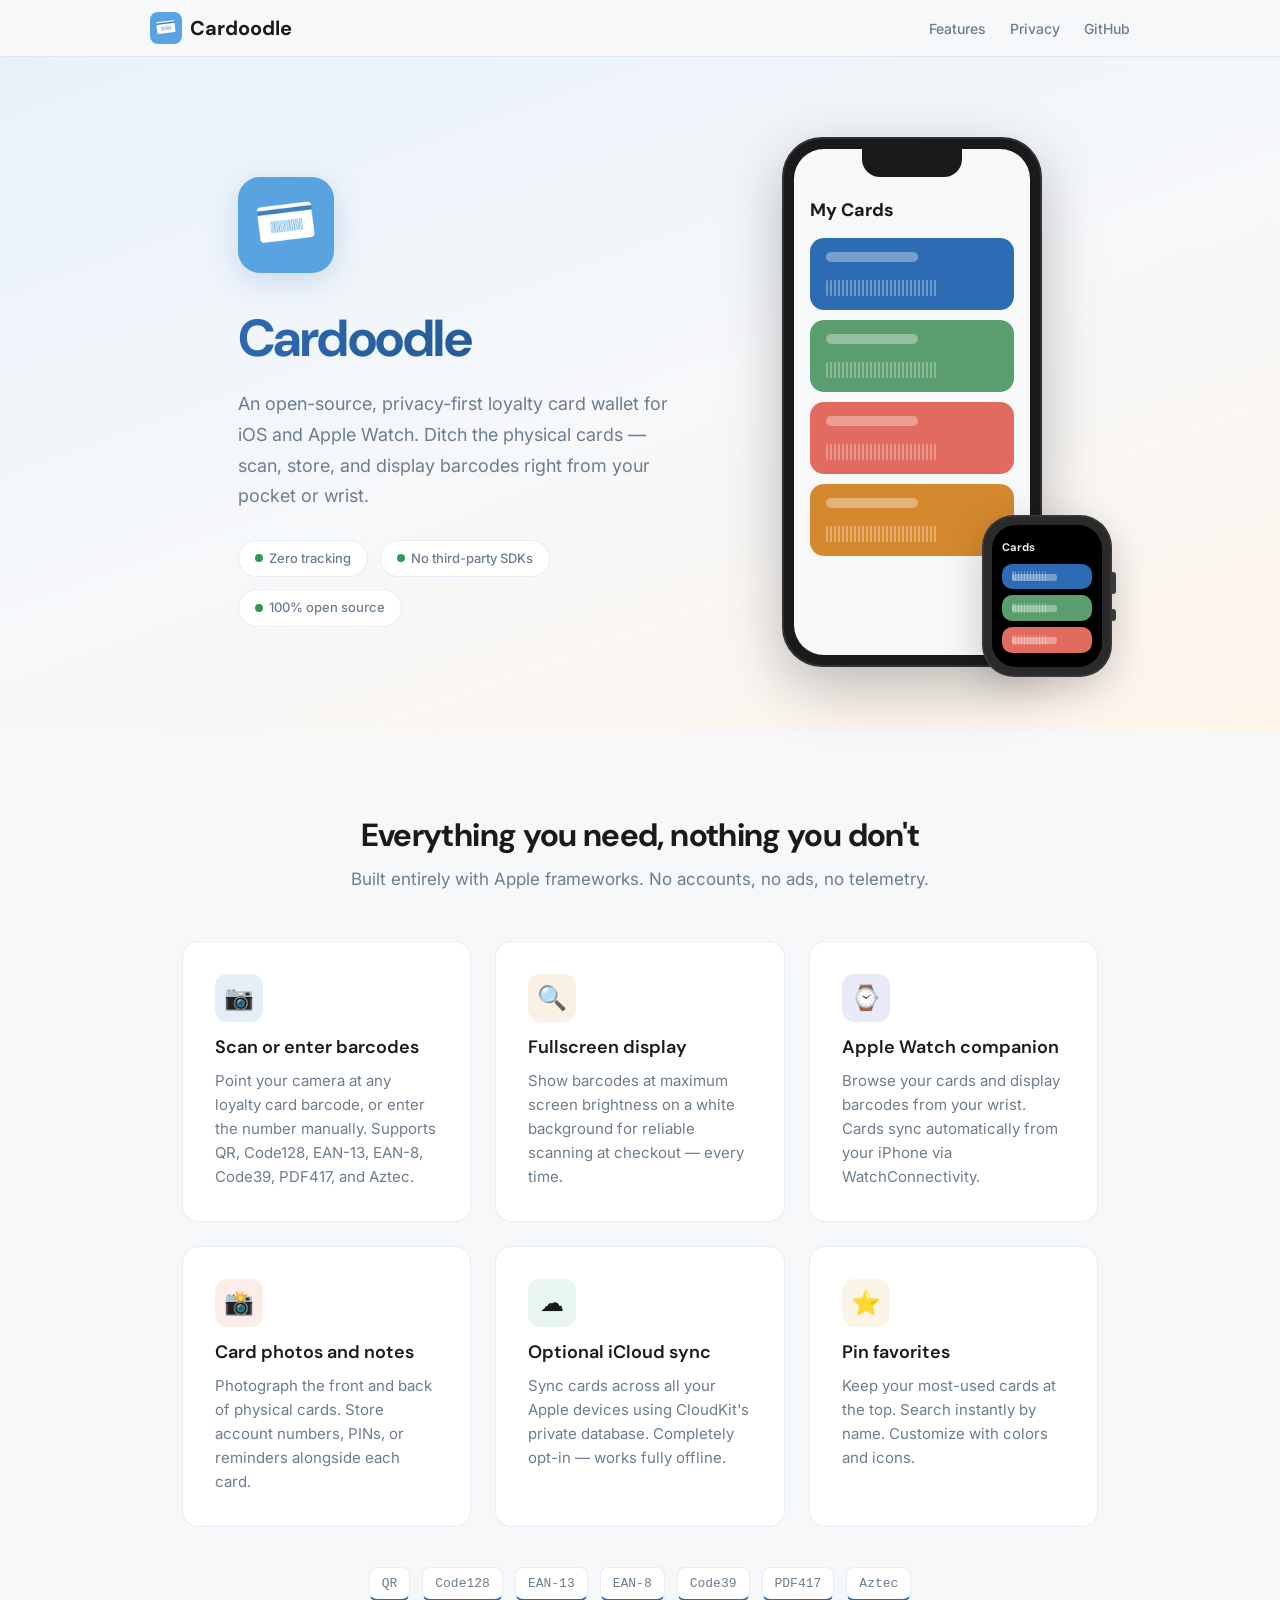
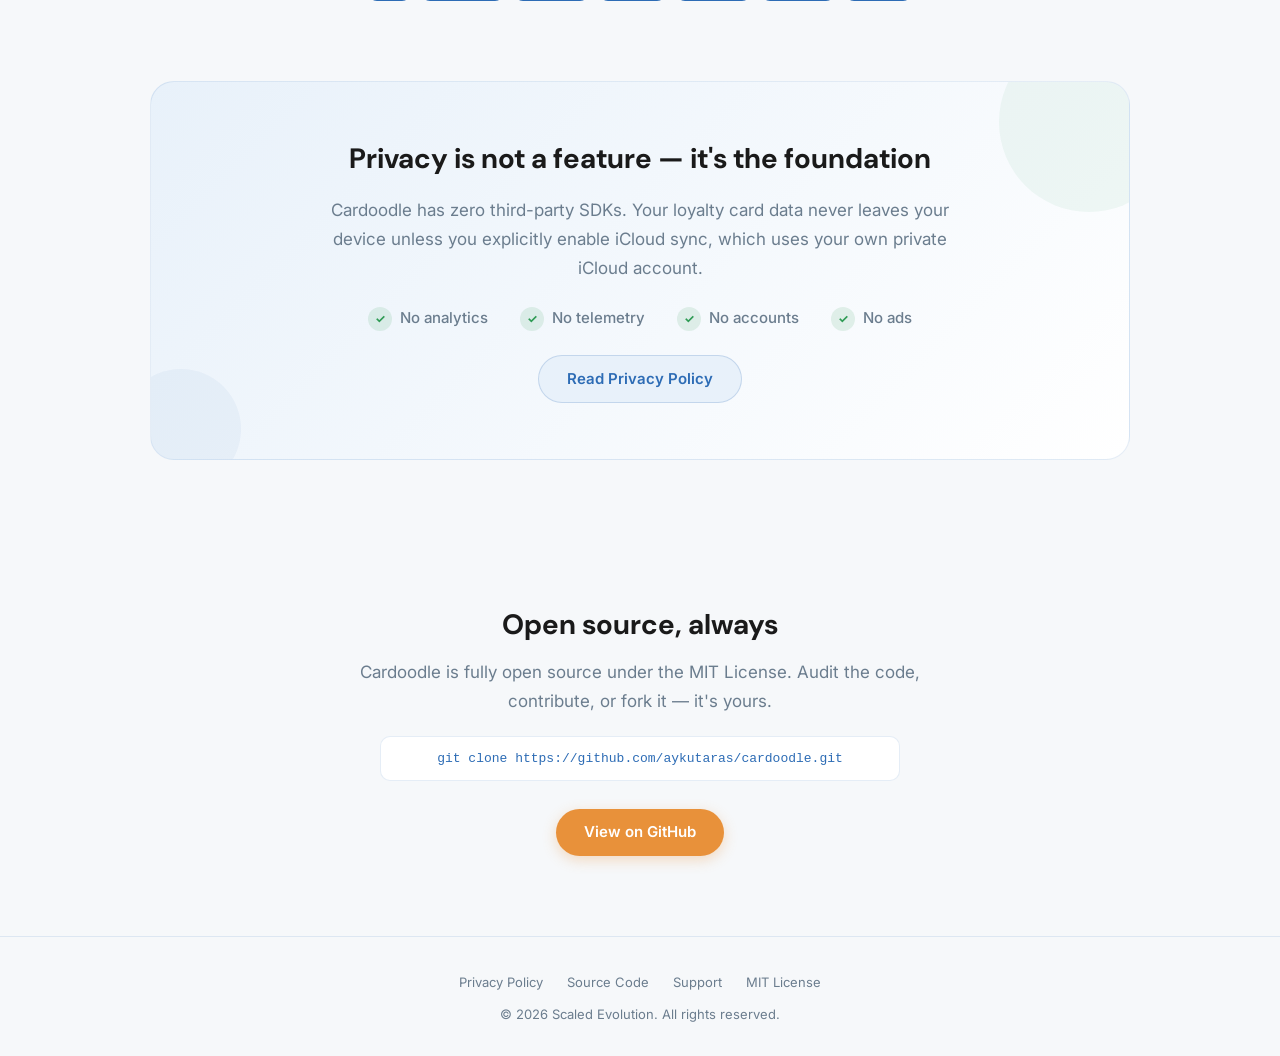
<file: index.html>
<!DOCTYPE html>
<html lang="en">
<head>
  <meta charset="UTF-8">
  <meta name="viewport" content="width=device-width, initial-scale=1.0">
  <title>Cardoodle — Privacy-First Loyalty Card Wallet</title>
  <meta name="description" content="An open-source, privacy-first loyalty card wallet for iOS and Apple Watch. Store, display, and manage loyalty card barcodes with zero tracking.">
  <meta property="og:title" content="Cardoodle — Privacy-First Loyalty Card Wallet">
  <meta property="og:description" content="An open-source, privacy-first loyalty card wallet for iOS and Apple Watch.">
  <meta property="og:type" content="website">
  <meta property="og:url" content="https://cardoodle.net">
  <link rel="preconnect" href="https://fonts.googleapis.com">
  <link rel="preconnect" href="https://fonts.gstatic.com" crossorigin>
  <link href="https://fonts.googleapis.com/css2?family=DM+Sans:wght@500;700&family=Inter:wght@400;500;600&display=swap" rel="stylesheet">
  <link rel="stylesheet" href="style.css">
</head>
<body>

  <nav class="nav">
    <div class="nav-inner">
      <a href="./" class="nav-brand">
        <img src="img/cardoodle.png" alt="" class="nav-logo" width="32" height="32">
        Cardoodle
      </a>
      <ul class="nav-links">
        <li><a href="#features">Features</a></li>
        <li><a href="#privacy">Privacy</a></li>
        <li><a href="https://github.com/aykutaras/cardoodle">GitHub</a></li>
      </ul>
    </div>
  </nav>

  <section class="hero">
    <div class="hero-content">
      <img src="img/cardoodle.png" alt="Cardoodle app icon" class="hero-icon" width="96" height="96">
      <h1>Cardoodle</h1>
      <p class="tagline">
        An open-source, privacy-first loyalty card wallet for iOS and Apple Watch.
        Ditch the physical cards — scan, store, and display barcodes right from your pocket or wrist.
      </p>
      <div class="badge-row">
        <span class="badge"><span class="badge-dot"></span> Zero tracking</span>
        <span class="badge"><span class="badge-dot"></span> No third-party SDKs</span>
        <span class="badge"><span class="badge-dot"></span> 100% open source</span>
      </div>
    </div>

    <div class="hero-devices">
      <div class="device-iphone">
        <div class="device-frame">
          <div class="device-notch"></div>
          <div class="device-screen">
            <div class="screen-placeholder">
              <span class="screen-header">My Cards</span>
              <div class="placeholder-card" style="--card-color: #2D6CB5"></div>
              <div class="placeholder-card" style="--card-color: #5A9E6F"></div>
              <div class="placeholder-card" style="--card-color: #E06B5E"></div>
              <div class="placeholder-card" style="--card-color: #D4892E"></div>
            </div>
          </div>
        </div>
      </div>
      <div class="device-watch">
        <div class="watch-frame">
          <div class="watch-crown"></div>
          <div class="watch-button"></div>
          <div class="watch-screen">
            <span class="watch-screen-header">Cards</span>
            <div class="placeholder-card-sm" style="--card-color: #2D6CB5"></div>
            <div class="placeholder-card-sm" style="--card-color: #5A9E6F"></div>
            <div class="placeholder-card-sm" style="--card-color: #E06B5E"></div>
          </div>
        </div>
      </div>
    </div>
  </section>

  <section class="section" id="features">
    <h2 class="section-title">Everything you need, nothing you don't</h2>
    <p class="section-subtitle">Built entirely with Apple frameworks. No accounts, no ads, no telemetry.</p>

    <div class="features-grid">
      <div class="feature-card">
        <div class="feature-icon-wrap" style="--icon-color: #2D6CB5">
          <span class="feature-icon" aria-hidden="true">&#x1F4F7;</span>
        </div>
        <h3>Scan or enter barcodes</h3>
        <p>Point your camera at any loyalty card barcode, or enter the number manually. Supports QR, Code128, EAN-13, EAN-8, Code39, PDF417, and Aztec.</p>
      </div>

      <div class="feature-card">
        <div class="feature-icon-wrap" style="--icon-color: #D4892E">
          <span class="feature-icon" aria-hidden="true">&#x1F50D;</span>
        </div>
        <h3>Fullscreen display</h3>
        <p>Show barcodes at maximum screen brightness on a white background for reliable scanning at checkout — every time.</p>
      </div>

      <div class="feature-card">
        <div class="feature-icon-wrap" style="--icon-color: #4E51BF">
          <span class="feature-icon" aria-hidden="true">&#x231A;</span>
        </div>
        <h3>Apple Watch companion</h3>
        <p>Browse your cards and display barcodes from your wrist. Cards sync automatically from your iPhone via WatchConnectivity.</p>
      </div>

      <div class="feature-card">
        <div class="feature-icon-wrap" style="--icon-color: #E06B5E">
          <span class="feature-icon" aria-hidden="true">&#x1F4F8;</span>
        </div>
        <h3>Card photos and notes</h3>
        <p>Photograph the front and back of physical cards. Store account numbers, PINs, or reminders alongside each card.</p>
      </div>

      <div class="feature-card">
        <div class="feature-icon-wrap" style="--icon-color: #3FA89B">
          <span class="feature-icon" aria-hidden="true">&#x2601;</span>
        </div>
        <h3>Optional iCloud sync</h3>
        <p>Sync cards across all your Apple devices using CloudKit's private database. Completely opt-in — works fully offline.</p>
      </div>

      <div class="feature-card">
        <div class="feature-icon-wrap" style="--icon-color: #D4A832">
          <span class="feature-icon" aria-hidden="true">&#x2B50;</span>
        </div>
        <h3>Pin favorites</h3>
        <p>Keep your most-used cards at the top. Search instantly by name. Customize with colors and icons.</p>
      </div>
    </div>

    <div class="barcode-types">
      <span class="barcode-tag">QR</span>
      <span class="barcode-tag">Code128</span>
      <span class="barcode-tag">EAN-13</span>
      <span class="barcode-tag">EAN-8</span>
      <span class="barcode-tag">Code39</span>
      <span class="barcode-tag">PDF417</span>
      <span class="barcode-tag">Aztec</span>
    </div>
  </section>

  <section id="privacy">
    <div class="privacy-banner">
      <h2>Privacy is not a feature — it's the foundation</h2>
      <p>
        Cardoodle has zero third-party SDKs. Your loyalty card data never leaves your device unless
        you explicitly enable iCloud sync, which uses your own private iCloud account.
      </p>
      <ul class="privacy-list">
        <li><span class="privacy-check" aria-hidden="true">&#x2713;</span> No analytics</li>
        <li><span class="privacy-check" aria-hidden="true">&#x2713;</span> No telemetry</li>
        <li><span class="privacy-check" aria-hidden="true">&#x2713;</span> No accounts</li>
        <li><span class="privacy-check" aria-hidden="true">&#x2713;</span> No ads</li>
      </ul>
      <a href="privacy.html" class="btn btn-secondary">Read Privacy Policy</a>
    </div>
  </section>

  <section class="open-source">
    <h2>Open source, always</h2>
    <p>
      Cardoodle is fully open source under the MIT License.
      Audit the code, contribute, or fork it — it's yours.
    </p>
    <div class="code-block">
      <code>git clone https://github.com/aykutaras/cardoodle.git</code>
    </div>
    <a href="https://github.com/aykutaras/cardoodle" class="btn btn-primary">View on GitHub</a>
  </section>

  <footer class="footer">
    <div class="footer-inner">
      <ul class="footer-links">
        <li><a href="privacy.html">Privacy Policy</a></li>
        <li><a href="https://github.com/aykutaras/cardoodle">Source Code</a></li>
        <li><a href="https://github.com/aykutaras/cardoodle/issues">Support</a></li>
        <li><a href="https://github.com/aykutaras/cardoodle/blob/main/LICENSE">MIT License</a></li>
      </ul>
      <p class="footer-copy">&copy; 2026 Scaled Evolution. All rights reserved.</p>
    </div>
  </footer>

  <script>
    document.documentElement.classList.add('js-animations');

    const observer = new IntersectionObserver((entries) => {
      entries.forEach(entry => {
        if (entry.isIntersecting) {
          entry.target.classList.add('in-view');
          observer.unobserve(entry.target);
        }
      });
    }, { threshold: 0.12 });

    document.querySelectorAll('.feature-card, .privacy-banner, .open-source, .hero-devices')
      .forEach(el => observer.observe(el));
  </script>

</body>
</html>
</file>
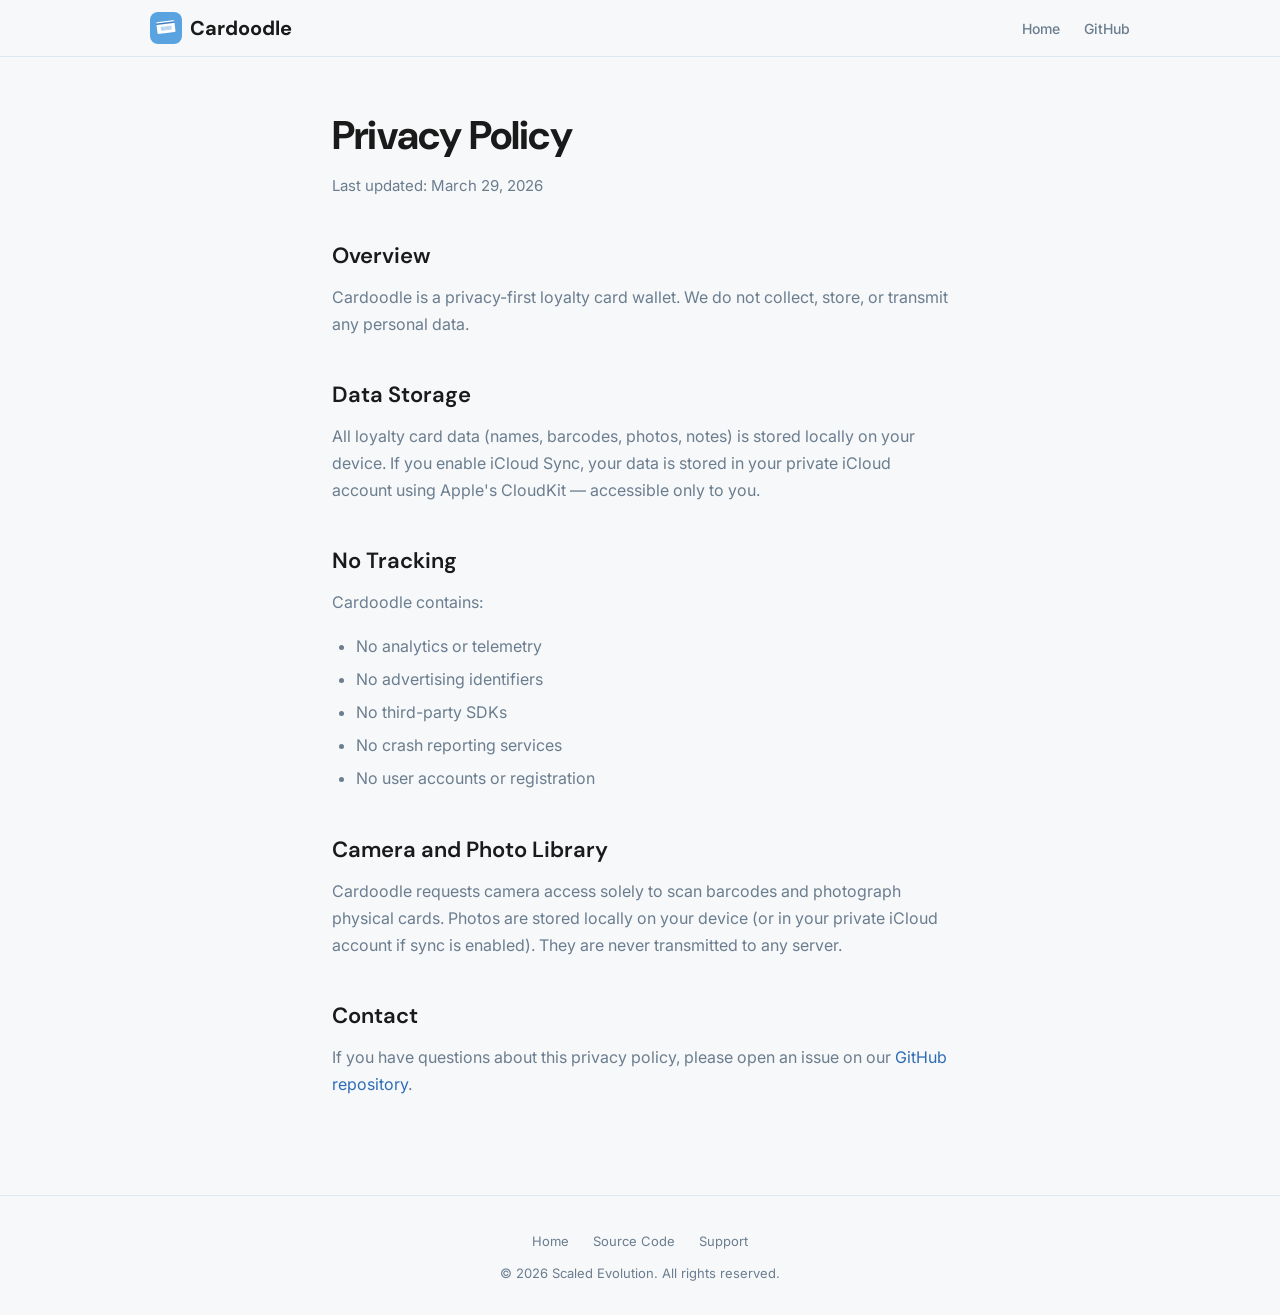
<file: privacy.html>
<!DOCTYPE html>
<html lang="en">
<head>
  <meta charset="UTF-8">
  <meta name="viewport" content="width=device-width, initial-scale=1.0">
  <title>Privacy Policy — Cardoodle</title>
  <meta name="description" content="Cardoodle privacy policy. Zero tracking, no analytics, no third-party SDKs.">
  <link rel="preconnect" href="https://fonts.googleapis.com">
  <link rel="preconnect" href="https://fonts.gstatic.com" crossorigin>
  <link href="https://fonts.googleapis.com/css2?family=DM+Sans:wght@500;700&family=Inter:wght@400;500;600&display=swap" rel="stylesheet">
  <link rel="stylesheet" href="style.css">
</head>
<body>

  <nav class="nav">
    <div class="nav-inner">
      <a href="https://cardoodle.net" class="nav-brand">
        <img src="img/cardoodle.png" alt="" class="nav-logo" width="32" height="32">
        Cardoodle
      </a>
      <ul class="nav-links">
        <li><a href="https://cardoodle.net">Home</a></li>
        <li><a href="https://github.com/aykutaras/cardoodle">GitHub</a></li>
      </ul>
    </div>
  </nav>

  <main class="page-content">
    <h1>Privacy Policy</h1>
    <p class="last-updated">Last updated: March 29, 2026</p>

    <h2>Overview</h2>
    <p>
      Cardoodle is a privacy-first loyalty card wallet. We do not collect, store, or transmit any personal data.
    </p>

    <h2>Data Storage</h2>
    <p>
      All loyalty card data (names, barcodes, photos, notes) is stored locally on your device.
      If you enable iCloud Sync, your data is stored in your private iCloud account using
      Apple's CloudKit — accessible only to you.
    </p>

    <h2>No Tracking</h2>
    <p>Cardoodle contains:</p>
    <ul>
      <li>No analytics or telemetry</li>
      <li>No advertising identifiers</li>
      <li>No third-party SDKs</li>
      <li>No crash reporting services</li>
      <li>No user accounts or registration</li>
    </ul>

    <h2>Camera and Photo Library</h2>
    <p>
      Cardoodle requests camera access solely to scan barcodes and photograph physical cards.
      Photos are stored locally on your device (or in your private iCloud account if sync is enabled).
      They are never transmitted to any server.
    </p>

    <h2>Contact</h2>
    <p>
      If you have questions about this privacy policy, please open an issue on our
      <a href="https://github.com/aykutaras/cardoodle">GitHub repository</a>.
    </p>
  </main>

  <footer class="footer">
    <div class="footer-inner">
      <ul class="footer-links">
        <li><a href="https://cardoodle.net">Home</a></li>
        <li><a href="https://github.com/aykutaras/cardoodle">Source Code</a></li>
        <li><a href="https://github.com/aykutaras/cardoodle/issues">Support</a></li>
      </ul>
      <p class="footer-copy">&copy; 2026 Scaled Evolution. All rights reserved.</p>
    </div>
  </footer>

</body>
</html>
</file>
<file: style.css>
:root {
  --primary: #2D6CB5;
  --primary-light: #E8F1FA;
  --primary-dark: #1E4A7A;
  --primary-muted: #A7C7E7;
  --accent: #E8913A;
  --accent-hover: #D07E2E;
  --bg: #F6F8FA;
  --bg-secondary: #FFFFFF;
  --text: #1A1A1A;
  --text-secondary: #6B7D8E;
  --card-bg: #FFFFFF;
  --card-border: rgba(45, 108, 181, 0.12);
  --hero-gradient: linear-gradient(160deg, #E8F1FA 0%, #F6F8FA 50%, #FFF5EB 100%);
  --privacy-badge: #2E9B54;
  --nav-bg: rgba(246, 248, 250, 0.85);
}

@media (prefers-color-scheme: dark) {
  :root {
    --primary: #5DA3E6;
    --primary-light: #1A2D42;
    --primary-dark: #89BEF0;
    --primary-muted: #3D6A9E;
    --accent: #F0A856;
    --accent-hover: #E8913A;
    --bg: #0F1419;
    --bg-secondary: #1A2029;
    --text: #F0F0F0;
    --text-secondary: #94A3B3;
    --card-bg: #1A2029;
    --card-border: rgba(93, 163, 230, 0.15);
    --hero-gradient: linear-gradient(160deg, #1A2D42 0%, #0F1419 50%, #2A1F14 100%);
    --privacy-badge: #4FC97A;
    --nav-bg: rgba(15, 20, 25, 0.85);
  }
}

* {
  margin: 0;
  padding: 0;
  box-sizing: border-box;
}

html {
  font-size: 16px;
}

@media (prefers-reduced-motion: no-preference) {
  html {
    scroll-behavior: smooth;
  }
}

body {
  font-family: 'Inter', -apple-system, BlinkMacSystemFont, sans-serif;
  background-color: var(--bg);
  color: var(--text);
  line-height: 1.5;
  -webkit-font-smoothing: antialiased;
}

h1, h2, h3, .nav-brand {
  font-family: 'DM Sans', -apple-system, BlinkMacSystemFont, sans-serif;
}

a {
  color: var(--primary);
  text-decoration: none;
}

a:hover {
  color: var(--primary-dark);
  text-decoration: underline;
}

/* Navigation */
.nav {
  position: sticky;
  top: 0;
  z-index: 100;
  background-color: var(--nav-bg);
  backdrop-filter: saturate(180%) blur(20px);
  -webkit-backdrop-filter: saturate(180%) blur(20px);
  border-bottom: 1px solid var(--card-border);
  padding: 0 2rem;
}

.nav-inner {
  max-width: 980px;
  margin: 0 auto;
  display: flex;
  align-items: center;
  justify-content: space-between;
  height: 56px;
}

.nav-brand {
  font-size: 1.25rem;
  font-weight: 700;
  color: var(--text);
  text-decoration: none;
  display: inline-flex;
  align-items: center;
  gap: 0.5rem;
}

.nav-brand:hover {
  color: var(--text);
  text-decoration: none;
}

.nav-logo {
  width: 32px;
  height: 32px;
  border-radius: 8px;
}

.nav-links {
  display: flex;
  gap: 1.5rem;
  list-style: none;
}

.nav-links a {
  font-size: 0.875rem;
  color: var(--text-secondary);
  font-weight: 500;
}

.nav-links a:hover {
  color: var(--text);
  text-decoration: none;
}

/* Hero Section */
.hero {
  background: var(--hero-gradient);
  padding: 5rem 2rem 4rem;
  display: flex;
  align-items: center;
  justify-content: center;
  gap: 4rem;
}

.hero-content {
  text-align: left;
  max-width: 480px;
}

.hero-icon {
  width: 96px;
  height: 96px;
  border-radius: 22px;
  margin-bottom: 1.25rem;
  box-shadow: 0 8px 32px rgba(45, 108, 181, 0.2);
}

.hero h1 {
  font-size: 3.25rem;
  font-weight: 700;
  letter-spacing: -0.03em;
  margin-bottom: 0.75rem;
  background: linear-gradient(135deg, var(--primary) 0%, var(--primary-dark) 100%);
  -webkit-background-clip: text;
  -webkit-text-fill-color: transparent;
  background-clip: text;
}

.hero .tagline {
  font-size: 1.125rem;
  color: var(--text-secondary);
  max-width: 440px;
  margin-bottom: 1.75rem;
  line-height: 1.7;
}

.badge-row {
  display: flex;
  gap: 0.75rem;
  flex-wrap: wrap;
}

.badge {
  display: inline-flex;
  align-items: center;
  gap: 0.375rem;
  background-color: var(--card-bg);
  border: 1px solid var(--card-border);
  border-radius: 100px;
  padding: 0.5rem 1rem;
  font-size: 0.8125rem;
  color: var(--text-secondary);
  font-weight: 500;
}

.badge-dot {
  width: 8px;
  height: 8px;
  border-radius: 50%;
  background-color: var(--privacy-badge);
  flex-shrink: 0;
}

/* Device Mockups */
.hero-devices {
  position: relative;
  flex-shrink: 0;
}

.device-iphone {
  position: relative;
  z-index: 2;
}

.device-frame {
  width: 260px;
  height: 530px;
  background: #1A1A1A;
  border-radius: 40px;
  padding: 12px;
  box-shadow:
    0 20px 60px rgba(0, 0, 0, 0.25),
    inset 0 0 0 2px rgba(255, 255, 255, 0.1);
  position: relative;
}

.device-notch {
  width: 100px;
  height: 28px;
  background: #1A1A1A;
  border-radius: 0 0 18px 18px;
  position: absolute;
  top: 12px;
  left: 50%;
  transform: translateX(-50%);
  z-index: 2;
}

.device-screen {
  width: 100%;
  height: 100%;
  background: var(--bg);
  border-radius: 30px;
  overflow: hidden;
  position: relative;
}

.screen-placeholder {
  padding: 48px 16px 16px;
  display: flex;
  flex-direction: column;
  gap: 10px;
}

.screen-header {
  font-family: 'DM Sans', sans-serif;
  font-size: 18px;
  font-weight: 700;
  color: var(--text);
  margin-bottom: 4px;
}

.placeholder-card {
  background: var(--card-color);
  border-radius: 14px;
  height: 72px;
  position: relative;
  overflow: hidden;
}

.placeholder-card::before {
  content: '';
  position: absolute;
  top: 14px;
  left: 16px;
  width: 45%;
  height: 10px;
  background: rgba(255, 255, 255, 0.35);
  border-radius: 5px;
}

.placeholder-card::after {
  content: '';
  display: block;
  position: absolute;
  bottom: 14px;
  left: 16px;
  width: 55%;
  height: 16px;
  background: repeating-linear-gradient(
    90deg,
    rgba(255, 255, 255, 0.3) 0px,
    rgba(255, 255, 255, 0.3) 2px,
    transparent 2px,
    transparent 4px
  );
  border-radius: 2px;
}

/* Apple Watch */
.device-watch {
  position: absolute;
  bottom: -10px;
  right: -70px;
  z-index: 3;
}

.watch-frame {
  width: 130px;
  height: 162px;
  background: #2A2A2A;
  border-radius: 32px;
  padding: 10px;
  box-shadow:
    0 12px 40px rgba(0, 0, 0, 0.2),
    inset 0 0 0 1.5px rgba(255, 255, 255, 0.08);
  position: relative;
}

.watch-crown {
  width: 6px;
  height: 22px;
  background: #3A3A3A;
  border-radius: 3px;
  position: absolute;
  right: -4px;
  top: 42%;
  transform: translateY(-50%);
}

.watch-button {
  width: 6px;
  height: 12px;
  background: #3A3A3A;
  border-radius: 3px;
  position: absolute;
  right: -4px;
  top: 58%;
}

.watch-screen {
  width: 100%;
  height: 100%;
  background: #000;
  border-radius: 24px;
  overflow: hidden;
  padding: 14px 10px;
  display: flex;
  flex-direction: column;
  gap: 6px;
}

.watch-screen-header {
  font-family: 'DM Sans', sans-serif;
  font-size: 11px;
  font-weight: 700;
  color: #F0F0F0;
  margin-bottom: 2px;
}

.placeholder-card-sm {
  background: var(--card-color);
  border-radius: 10px;
  height: 44px;
  position: relative;
  overflow: hidden;
}

.placeholder-card-sm::before {
  content: '';
  position: absolute;
  top: 10px;
  left: 10px;
  width: 50%;
  height: 7px;
  background: rgba(255, 255, 255, 0.35);
  border-radius: 3px;
}

.placeholder-card-sm::after {
  content: '';
  position: absolute;
  bottom: 8px;
  left: 10px;
  width: 40%;
  height: 10px;
  background: repeating-linear-gradient(
    90deg,
    rgba(255, 255, 255, 0.3) 0px,
    rgba(255, 255, 255, 0.3) 1.5px,
    transparent 1.5px,
    transparent 3px
  );
  border-radius: 2px;
}

/* Sections */
.section {
  max-width: 980px;
  margin: 0 auto;
  padding: 5rem 2rem;
  scroll-margin-top: 56px;
}

.section-title {
  font-size: 2rem;
  font-weight: 700;
  letter-spacing: -0.02em;
  text-align: center;
  margin-bottom: 0.5rem;
}

.section-subtitle {
  text-align: center;
  color: var(--text-secondary);
  font-size: 1.0625rem;
  margin-bottom: 3rem;
}

/* Features Grid */
.features-grid {
  display: grid;
  grid-template-columns: repeat(auto-fit, minmax(280px, 1fr));
  gap: 1.5rem;
}

.feature-card {
  background-color: var(--card-bg);
  border: 1px solid var(--card-border);
  border-radius: 16px;
  padding: 2rem;
  transition: transform 0.3s ease, box-shadow 0.3s ease;
}

.feature-card:hover {
  transform: translateY(-4px);
  box-shadow: 0 8px 24px rgba(45, 108, 181, 0.1);
}

.feature-icon-wrap {
  width: 48px;
  height: 48px;
  border-radius: 12px;
  background: rgba(45, 108, 181, 0.12);
  background: color-mix(in srgb, var(--icon-color) 12%, transparent);
  display: flex;
  align-items: center;
  justify-content: center;
  margin-bottom: 0.75rem;
}

.feature-icon {
  font-size: 1.5rem;
  display: block;
  line-height: 1;
}

.feature-card h3 {
  font-size: 1.125rem;
  font-weight: 600;
  margin-bottom: 0.5rem;
}

.feature-card p {
  color: var(--text-secondary);
  font-size: 0.9375rem;
  line-height: 1.6;
}

/* Privacy Banner */
#privacy {
  padding: 0 2rem 5rem;
  scroll-margin-top: 56px;
}

.privacy-banner {
  background: linear-gradient(135deg, var(--primary-light) 0%, var(--bg-secondary) 100%);
  border: 1px solid var(--card-border);
  border-radius: 24px;
  padding: 3.5rem 2.5rem;
  text-align: center;
  max-width: 980px;
  margin: 0 auto;
  position: relative;
  overflow: hidden;
}

.privacy-banner::before {
  content: '';
  position: absolute;
  top: -50px;
  right: -50px;
  width: 180px;
  height: 180px;
  background: rgba(46, 155, 84, 0.06);
  border-radius: 50%;
  pointer-events: none;
}

.privacy-banner::after {
  content: '';
  position: absolute;
  bottom: -30px;
  left: -30px;
  width: 120px;
  height: 120px;
  background: rgba(45, 108, 181, 0.05);
  border-radius: 50%;
  pointer-events: none;
}

.privacy-banner h2 {
  font-size: 1.75rem;
  font-weight: 700;
  margin-bottom: 1rem;
  position: relative;
}

.privacy-banner p {
  color: var(--text-secondary);
  font-size: 1.0625rem;
  max-width: 640px;
  margin: 0 auto 1.5rem;
  line-height: 1.7;
  position: relative;
}

.privacy-list {
  display: flex;
  justify-content: center;
  gap: 2rem;
  flex-wrap: wrap;
  list-style: none;
  margin-bottom: 1.5rem;
  position: relative;
}

.privacy-list li {
  display: flex;
  align-items: center;
  gap: 0.5rem;
  font-size: 0.9375rem;
  color: var(--text-secondary);
  font-weight: 500;
}

.privacy-check {
  width: 24px;
  height: 24px;
  border-radius: 50%;
  background: rgba(46, 155, 84, 0.12);
  color: var(--privacy-badge);
  display: inline-flex;
  align-items: center;
  justify-content: center;
  font-size: 0.75rem;
  font-weight: 700;
  flex-shrink: 0;
}

/* Buttons */
.btn {
  display: inline-block;
  padding: 0.75rem 1.75rem;
  border-radius: 100px;
  font-size: 0.9375rem;
  font-weight: 600;
  transition: all 0.25s ease;
  position: relative;
}

.btn-primary {
  background-color: var(--accent);
  color: #fff;
  box-shadow: 0 4px 14px rgba(232, 145, 58, 0.3);
}

.btn-primary:hover {
  background-color: var(--accent-hover);
  color: #fff;
  text-decoration: none;
  transform: translateY(-1px);
  box-shadow: 0 6px 20px rgba(232, 145, 58, 0.4);
}

.btn-secondary {
  background-color: var(--primary-light);
  color: var(--primary);
  border: 1px solid rgba(45, 108, 181, 0.2);
}

.btn-secondary:hover {
  background-color: var(--primary);
  color: #fff;
  text-decoration: none;
  transform: translateY(-1px);
}

/* Open Source Section */
.open-source {
  text-align: center;
  padding: 4rem 2rem 5rem;
}

.open-source h2 {
  font-size: 1.75rem;
  font-weight: 700;
  margin-bottom: 0.75rem;
}

.open-source p {
  color: var(--text-secondary);
  font-size: 1.0625rem;
  max-width: 560px;
  margin: 0 auto 1.25rem;
  line-height: 1.7;
}

.code-block {
  background: var(--bg-secondary);
  border: 1px solid var(--card-border);
  border-radius: 10px;
  padding: 0.75rem 1.5rem;
  margin: 0 auto 1.75rem;
  max-width: 520px;
  font-family: 'SF Mono', SFMono-Regular, Menlo, Consolas, monospace;
  font-size: 0.8125rem;
  color: var(--primary);
  user-select: all;
  overflow-x: auto;
  white-space: nowrap;
}

/* Footer */
.footer {
  border-top: 1px solid var(--card-border);
  padding: 2rem;
  text-align: center;
}

.footer-inner {
  max-width: 980px;
  margin: 0 auto;
  display: flex;
  flex-direction: column;
  align-items: center;
  gap: 0.75rem;
}

.footer-links {
  display: flex;
  gap: 1.5rem;
  list-style: none;
  flex-wrap: wrap;
  justify-content: center;
}

.footer-links a {
  font-size: 0.8125rem;
  color: var(--text-secondary);
}

.footer-links a:hover {
  color: var(--text);
}

.footer-copy {
  font-size: 0.8125rem;
  color: var(--text-secondary);
}

/* Barcode Types */
.barcode-types {
  display: flex;
  justify-content: center;
  gap: 0.75rem;
  flex-wrap: wrap;
  margin-top: 2.5rem;
}

.barcode-tag {
  background-color: var(--bg-secondary);
  border: 1px solid var(--card-border);
  border-bottom: 2px solid var(--primary);
  border-radius: 8px;
  padding: 0.375rem 0.75rem;
  font-size: 0.8125rem;
  color: var(--text-secondary);
  font-family: 'SF Mono', SFMono-Regular, Menlo, Consolas, monospace;
  transition: transform 0.2s ease;
}

.barcode-tag:hover {
  transform: translateY(-2px);
}

/* Privacy Page */
.page-content {
  max-width: 680px;
  margin: 0 auto;
  padding: 3rem 2rem 5rem;
}

.page-content h1 {
  font-size: 2.5rem;
  font-weight: 700;
  letter-spacing: -0.02em;
  margin-bottom: 0.5rem;
}

.page-content .last-updated {
  color: var(--text-secondary);
  font-size: 0.9375rem;
  margin-bottom: 2.5rem;
}

.page-content h2 {
  font-size: 1.375rem;
  font-weight: 600;
  margin-top: 2.5rem;
  margin-bottom: 0.75rem;
}

.page-content p {
  color: var(--text-secondary);
  font-size: 1rem;
  line-height: 1.7;
  margin-bottom: 1rem;
}

.page-content ul {
  color: var(--text-secondary);
  font-size: 1rem;
  line-height: 1.7;
  padding-left: 1.5rem;
  margin-bottom: 1rem;
}

.page-content li {
  margin-bottom: 0.375rem;
}

/* Scroll Animations — only active when JS adds .js-animations to <html> */
.js-animations .feature-card,
.js-animations .privacy-banner,
.js-animations .open-source,
.js-animations .hero-devices {
  opacity: 0;
  transform: translateY(24px);
  transition: opacity 0.6s ease, transform 0.6s ease;
}

.js-animations .feature-card.in-view,
.js-animations .privacy-banner.in-view,
.js-animations .open-source.in-view,
.js-animations .hero-devices.in-view {
  opacity: 1;
  transform: translateY(0);
}

.js-animations .feature-card:nth-child(2):not(.in-view) { transition-delay: 0.08s; }
.js-animations .feature-card:nth-child(3):not(.in-view) { transition-delay: 0.16s; }
.js-animations .feature-card:nth-child(4):not(.in-view) { transition-delay: 0.24s; }
.js-animations .feature-card:nth-child(5):not(.in-view) { transition-delay: 0.32s; }
.js-animations .feature-card:nth-child(6):not(.in-view) { transition-delay: 0.4s; }

/* Responsive — Tablet */
@media (max-width: 768px) {
  .hero {
    flex-direction: column;
    text-align: center;
    padding: 3rem 1.5rem 2.5rem;
    gap: 2.5rem;
  }

  .hero-content {
    text-align: center;
    max-width: 100%;
  }

  .hero .tagline {
    margin-left: auto;
    margin-right: auto;
  }

  .badge-row {
    justify-content: center;
  }

  .hero-devices {
    transform: scale(0.8);
    transform-origin: center top;
  }

  .hero {
    overflow: hidden;
  }
}

/* Responsive — Mobile */
@media (max-width: 600px) {
  .hero h1 {
    font-size: 2.25rem;
  }

  .hero .tagline {
    font-size: 1rem;
  }

  .hero-icon {
    width: 72px;
    height: 72px;
    border-radius: 18px;
  }

  .hero-devices {
    transform: scale(0.65);
    transform-origin: center top;
  }

  .device-watch {
    display: none;
  }

  .section-title {
    font-size: 1.5rem;
  }

  .privacy-list {
    flex-direction: column;
    align-items: center;
    gap: 0.75rem;
  }

  .privacy-banner {
    padding: 2.5rem 1.5rem;
  }

  .nav-links {
    gap: 1rem;
  }

  .page-content h1 {
    font-size: 1.75rem;
  }

  .features-grid {
    grid-template-columns: 1fr;
  }

  .code-block {
    font-size: 0.75rem;
    padding: 0.625rem 1rem;
  }
}

/* Reduced Motion */
@media (prefers-reduced-motion: reduce) {
  .js-animations .feature-card,
  .js-animations .privacy-banner,
  .js-animations .open-source,
  .js-animations .hero-devices {
    opacity: 1;
    transform: none;
    transition: none;
  }

  .feature-card:hover,
  .btn:hover,
  .barcode-tag:hover {
    transform: none;
  }
}
</file>
